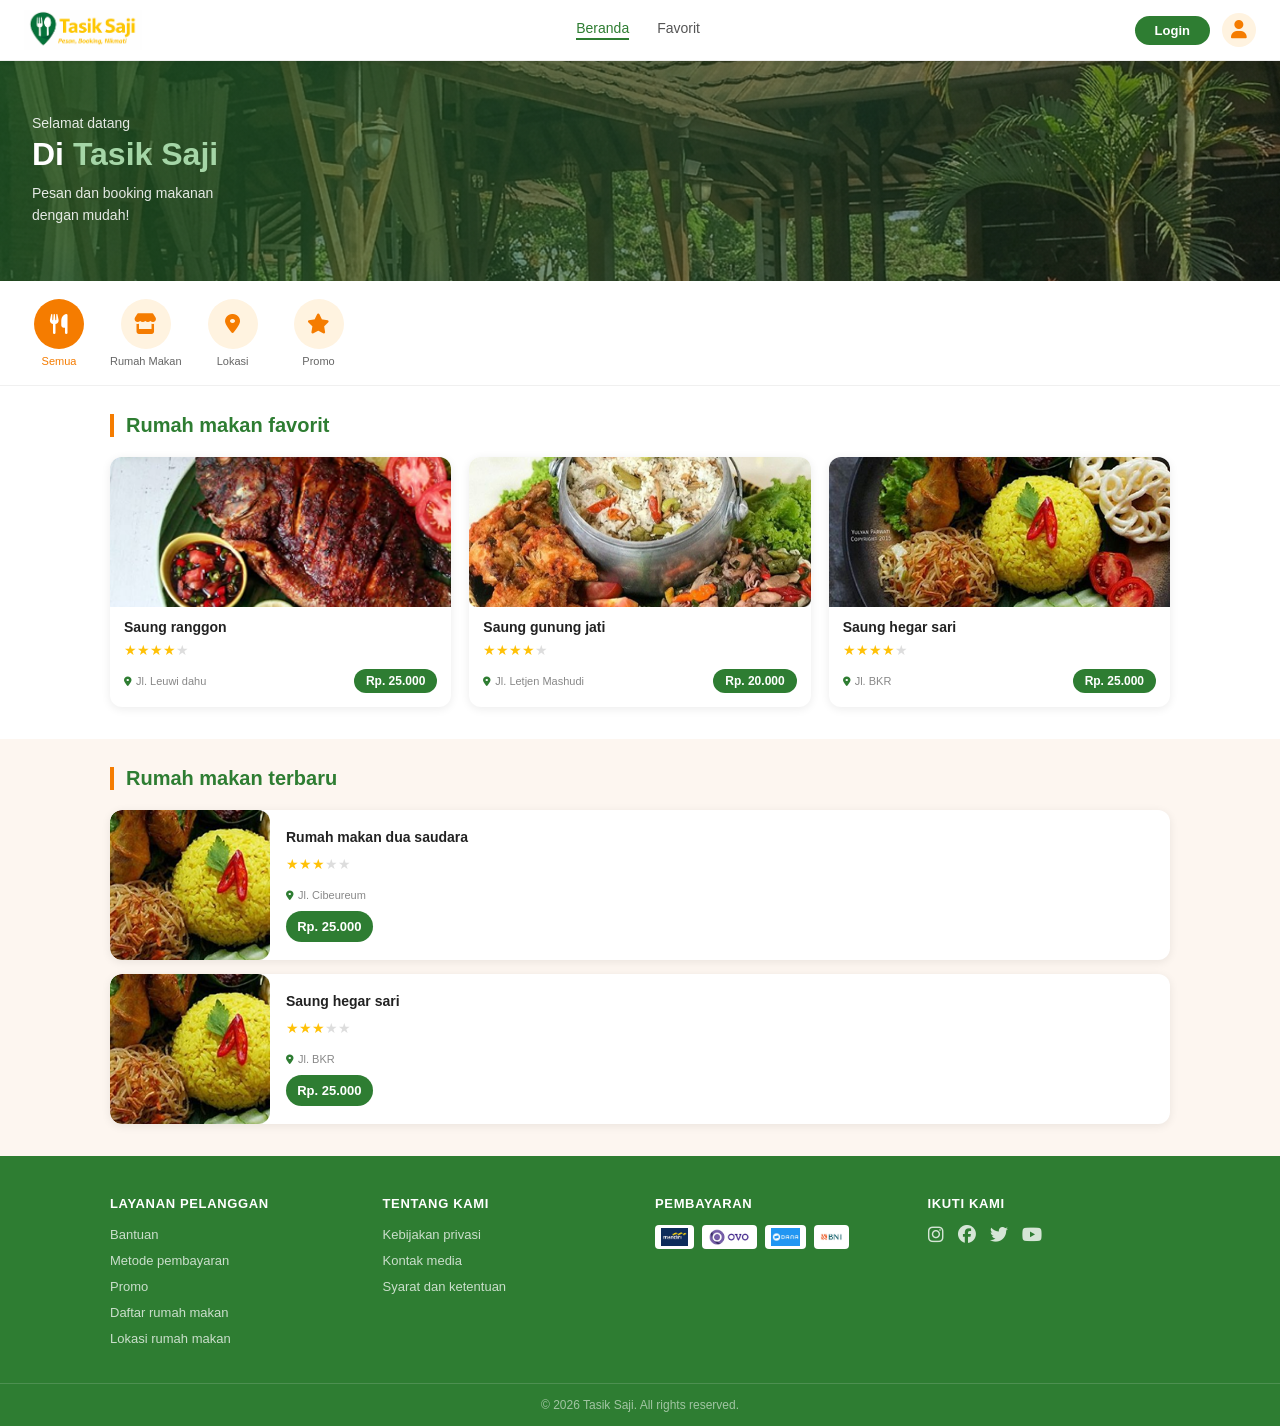
<file: index.html>
<!DOCTYPE html>
<html lang="id">
<head>
    <meta charset="UTF-8">
    <meta name="viewport" content="width=device-width, initial-scale=1.0">
    <title>Tasik Saji - Home</title>
    <link rel="stylesheet" href="https://cdnjs.cloudflare.com/ajax/libs/font-awesome/6.5.0/css/all.min.css">
    <link rel="stylesheet" href="style.css">
</head>
<body>

    <!-- Header -->
    <header class="header">
        <div class="logo">
            <img src="image/logo.png" alt="Tasik Saji Logo" class="logo-img">
        </div>

        <nav class="nav-menu">
            <a href="#" class="nav-link active">Beranda</a>
            <a href="#" class="nav-link">Favorit</a>
        </nav>

        <div class="header-right">
            <button class="login-btn">Login</button>
            <i class="fas fa-user user-icon"></i>
        </div>
    </header>

    <!-- Hero Section -->
    <section class="hero">
        <div class="hero-content">
            <p class="hero-welcome">Selamat datang</p>
            <h1>Di <span class="highlight">Tasik Saji</span></h1>
            <p class="hero-sub">Pesan dan booking makanan<br>dengan mudah!</p>
        </div>
    </section>

    <!--Kategori Icons -->
    <div class="icons-bar">
        <div class="icon-item active">
            <div class="icon-circle">
                <i class="fas fa-utensils"></i>
            </div>
            <span>Semua</span>
        </div>
        <div class="icon-item">
            <div class="icon-circle">
                <i class="fas fa-store"></i>
            </div>
            <span>Rumah Makan</span>
        </div>
        <div class="icon-item">
            <div class="icon-circle">
                <i class="fas fa-map-marker-alt"></i>
            </div>
            <span>Lokasi</span>
        </div>
        <div class="icon-item">
            <div class="icon-circle">
                <i class="fas fa-star"></i>
            </div>
            <span>Promo</span>
        </div>
    </div>

    <!-- Rumah Makan Favorit -->
    <section class="section">
        <div class="container">
            <h2 class="section-title">Rumah makan favorit</h2>
            <div class="food-grid">

                <div class="food-card">
                    <div class="card-img-wrap">
                        <img src="image/ikan bakar.png" alt="Saung ranggon">
                    </div>
                    <div class="food-info">
                        <div class="food-name">Saung ranggon</div>
                        <div class="rating">
                            <span class="stars">★★★★<span class="star-off">★</span></span>
                        </div>
                        <div class="card-bottom">
                            <span class="location-text"><i class="fas fa-map-marker-alt"></i> Jl. Leuwi dahu</span>
                            <span class="price-badge">Rp. 25.000</span>
                        </div>
                    </div>
                </div>

                <div class="food-card">
                    <div class="card-img-wrap">
                        <img src="image/liwet.png" alt="Saung gunung jati">
                    </div>
                    <div class="food-info">
                        <div class="food-name">Saung gunung jati</div>
                        <div class="rating">
                            <span class="stars">★★★★<span class="star-off">★</span></span>
                        </div>
                        <div class="card-bottom">
                            <span class="location-text"><i class="fas fa-map-marker-alt"></i> Jl. Letjen Mashudi</span>
                            <span class="price-badge">Rp. 20.000</span>
                        </div>
                    </div>
                </div>

                <div class="food-card">
                    <div class="card-img-wrap">
                        <img src="image/nasi kuning.png" alt="Saung hegar sari">
                    </div>
                    <div class="food-info">
                        <div class="food-name">Saung hegar sari</div>
                        <div class="rating">
                            <span class="stars">★★★★<span class="star-off">★</span></span>
                        </div>
                        <div class="card-bottom">
                            <span class="location-text"><i class="fas fa-map-marker-alt"></i> Jl. BKR</span>
                            <span class="price-badge">Rp. 25.000</span>
                        </div>
                    </div>
                </div>

            </div>
        </div>
    </section>

    <!-- Rumah Makan Terbaru -->
    <section class="section section-terbaru">
        <div class="container">
            <h2 class="section-title">Rumah makan terbaru</h2>
            <div class="list-grid">

                <div class="list-card">
                    <div class="list-img-wrap">
                        <img src="image/nasi kuning2.png" alt="Rumah makan dua saudara">
                    </div>
                    <div class="list-info">
                        <div class="food-name">Rumah makan dua saudara</div>
                        <div class="rating">
                            <span class="stars">★★★<span class="star-off">★★</span></span>
                        </div>
                        <p class="location-text"><i class="fas fa-map-marker-alt"></i> Jl. Cibeureum</p>
                        <span class="price-badge">Rp. 25.000</span>
                    </div>
                </div>

                <div class="list-card">
                    <div class="list-img-wrap">
                        <img src="image/nasi kuning2.png" alt="Saung hegar sari">
                    </div>
                    <div class="list-info">
                        <div class="food-name">Saung hegar sari</div>
                        <div class="rating">
                            <span class="stars">★★★<span class="star-off">★★</span></span>
                        </div>
                        <p class="location-text"><i class="fas fa-map-marker-alt"></i> Jl. BKR</p>
                        <span class="price-badge">Rp. 25.000</span>
                    </div>
                </div>

            </div>
        </div>
    </section>

    <!-- Footer -->
    <footer class="footer">
        <div class="container footer-grid">

            <div class="footer-col">
                <h4>Layanan pelanggan</h4>
                <ul>
                    <li><a href="#">Bantuan</a></li>
                    <li><a href="#">Metode pembayaran</a></li>
                    <li><a href="#">Promo</a></li>
                    <li><a href="#">Daftar rumah makan</a></li>
                    <li><a href="#">Lokasi rumah makan</a></li>
                </ul>
            </div>

            <div class="footer-col">
                <h4>Tentang Kami</h4>
                <ul>
                    <li><a href="#">Kebijakan privasi</a></li>
                    <li><a href="#">Kontak media</a></li>
                    <li><a href="#">Syarat dan ketentuan</a></li>
                </ul>
            </div>

            <div class="footer-col">
                <h4>Pembayaran</h4>
                <div class="payment-logos">
                    <img src="image/Mengenal Mandiri Upi, Solusi Pembayaran Terbaru Dan Tercepat Dari Bank Mandiri 1.png" alt="Mandiri">
                    <img src="image/ovo.png" alt="OVO">
                    <img src="image/dana.png" alt="Dana">
                    <img src="image/bni.png" alt="BNI">
                </div>
            </div>

            <div class="footer-col">
                <h4>Ikuti Kami</h4>
                <div class="social-links">
                    <a href="#"><i class="fab fa-instagram"></i></a>
                    <a href="#"><i class="fab fa-facebook"></i></a>
                    <a href="#"><i class="fab fa-twitter"></i></a>
                    <a href="#"><i class="fab fa-youtube"></i></a>
                </div>
            </div>

        </div>
        <div class="footer-bottom">
            &copy; 2026 Tasik Saji. All rights reserved.
        </div>
    </footer>

</body>
</html>
</file>
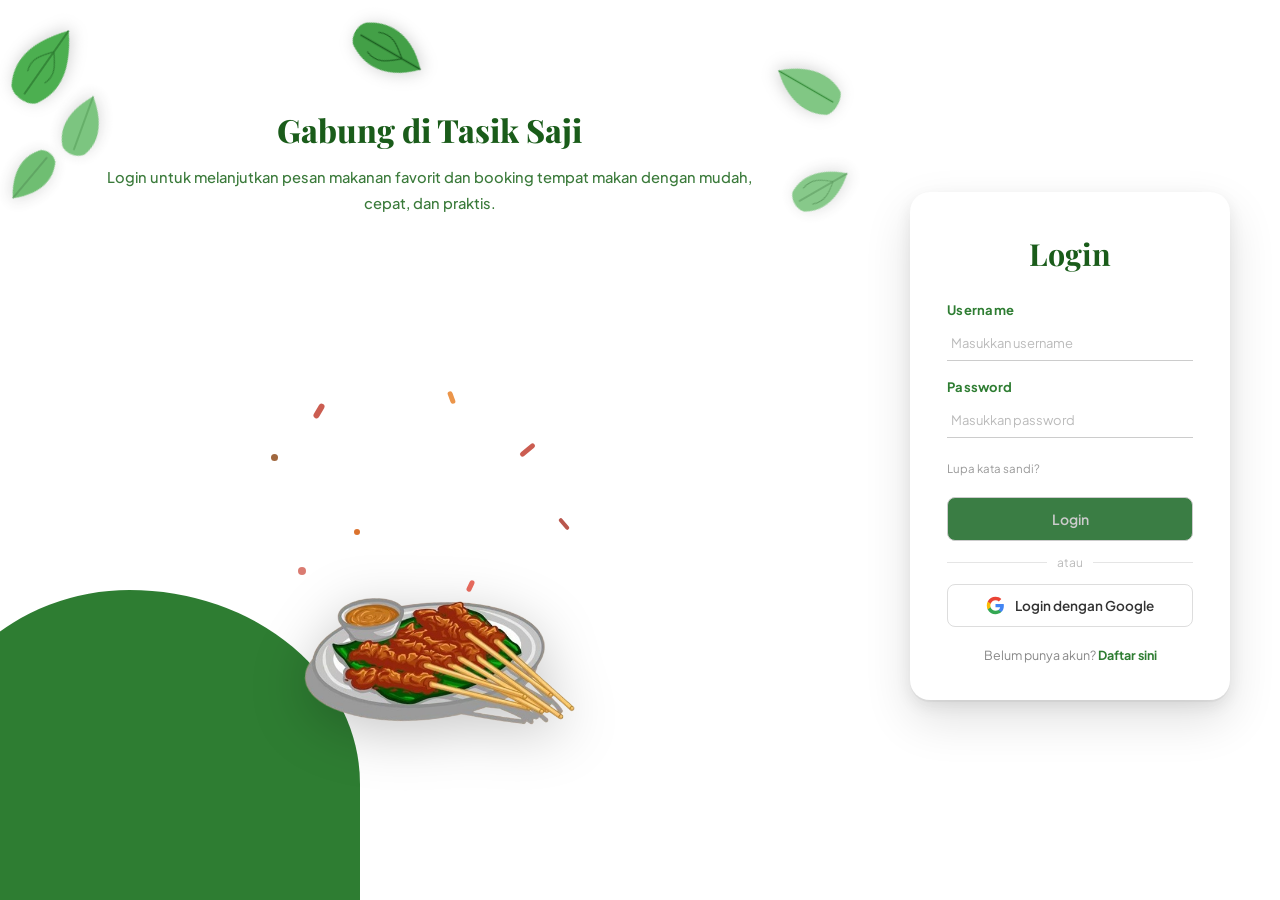
<file: login.html>
<!DOCTYPE html>
<html lang="id">
<head>
    <meta charset="UTF-8">
    <meta name="viewport" content="width=device-width, initial-scale=1.0">
    <title>Tasik Saji - Login</title>
    <link rel="stylesheet" href="https://cdnjs.cloudflare.com/ajax/libs/font-awesome/6.5.0/css/all.min.css">
    <link href="https://fonts.googleapis.com/css2?family=Playfair+Display:wght@700;800&family=Plus+Jakarta+Sans:wght@400;500;600;700&display=swap" rel="stylesheet">
    <link rel="stylesheet" href="login.css">
</head>
<body>

<div class="page-wrapper">

    <!--  LEFT PANEL  -->
    <div class="left-panel">

        <!-- Stripe background -->
        <div class="stripes"></div>

        <!-- DAUN DEKORASI (pure CSS + SVG inline) -->
        <svg class="leaf leaf-1" viewBox="0 0 60 90" xmlns="http://www.w3.org/2000/svg">
            <path d="M30 85 C10 60, 0 35, 15 10 C20 2, 40 2, 45 10 C60 35, 50 60, 30 85Z" fill="#4caf50"/>
            <path d="M30 85 C30 60, 30 35, 30 10" stroke="#2e7d32" stroke-width="1.5" fill="none"/>
            <path d="M30 60 C22 50, 15 42, 20 30" stroke="#2e7d32" stroke-width="1" fill="none"/>
            <path d="M30 60 C38 50, 45 42, 40 30" stroke="#2e7d32" stroke-width="1" fill="none"/>
        </svg>

        <svg class="leaf leaf-2" viewBox="0 0 50 75" xmlns="http://www.w3.org/2000/svg">
            <path d="M25 70 C8 50, 0 28, 12 8 C17 1, 33 1, 38 8 C50 28, 42 50, 25 70Z" fill="#66bb6a"/>
            <path d="M25 70 C25 50, 25 28, 25 8" stroke="#388e3c" stroke-width="1.2" fill="none"/>
        </svg>

        <svg class="leaf leaf-3" viewBox="0 0 55 80" xmlns="http://www.w3.org/2000/svg">
            <path d="M27 76 C5 55, 0 30, 14 8 C19 0, 36 0, 41 8 C55 30, 50 55, 27 76Z" fill="#43a047"/>
            <path d="M27 76 C27 55, 27 30, 27 8" stroke="#1b5e20" stroke-width="1.5" fill="none"/>
            <path d="M27 55 C18 44, 10 36, 16 22" stroke="#1b5e20" stroke-width="1" fill="none"/>
            <path d="M27 55 C36 44, 44 36, 38 22" stroke="#1b5e20" stroke-width="1" fill="none"/>
        </svg>

        <svg class="leaf leaf-4" viewBox="0 0 45 68" xmlns="http://www.w3.org/2000/svg">
            <path d="M22 64 C6 46, 0 25, 10 7 C14 1, 31 1, 35 7 C45 25, 39 46, 22 64Z" fill="#81c784"/>
            <path d="M22 64 C22 46, 22 25, 22 7" stroke="#388e3c" stroke-width="1.2" fill="none"/>
        </svg>

        <svg class="leaf leaf-5" viewBox="0 0 52 78" xmlns="http://www.w3.org/2000/svg">
            <path d="M26 74 C7 53, 0 29, 13 8 C18 0, 34 0, 39 8 C52 29, 45 53, 26 74Z" fill="#4caf50"/>
            <path d="M26 74 C26 53, 26 29, 26 8" stroke="#2e7d32" stroke-width="1.5" fill="none"/>
        </svg>

        <svg class="leaf leaf-6" viewBox="0 0 48 72" xmlns="http://www.w3.org/2000/svg">
            <path d="M24 68 C7 49, 0 26, 11 7 C16 0, 32 0, 37 7 C48 26, 41 49, 24 68Z" fill="#66bb6a"/>
            <path d="M24 68 C24 49, 24 26, 24 7" stroke="#2e7d32" stroke-width="1.2" fill="none"/>
            <path d="M24 50 C16 40, 9 32, 14 18" stroke="#2e7d32" stroke-width="1" fill="none"/>
            <path d="M24 50 C32 40, 39 32, 34 18" stroke="#2e7d32" stroke-width="1" fill="none"/>
        </svg>

        <div class="sprinkles-wrap">
            <span class="sp sp-a"></span>
            <span class="sp sp-b"></span>
            <span class="sp sp-c"></span>
            <span class="sp sp-d"></span>
            <span class="sp sp-e"></span>
            <span class="sp sp-f"></span>
            <span class="sp sp-g"></span>
            <span class="sp sp-h"></span>
        </div>

        <!-- Teks kiri -->
        <div class="left-content">
            <h1 class="brand-title">Gabung di Tasik Saji</h1>
            <p class="brand-desc">
                Login untuk melanjutkan pesan makanan favorit
                dan booking tempat makan dengan mudah, cepat,
                dan praktis.
            </p>
        </div>

        <div class="food-illustration">
            <img src="image/sate animasi.png" alt="Sate Tasik Saji" class="food-img">
        </div>

        <!-- Bukit hijau pojok kiri bawah -->
        <div class="green-hill"></div>

    </div>

    <!--  RIGHT PANEL  -->
    <div class="right-panel">
        <div class="login-box">

            <h2 class="login-title">Login</h2>

            <div class="form-group">
                <label for="username">Username</label>
                <input type="text" id="username" placeholder="Masukkan username">
            </div>

            <div class="form-group">
                <label for="password">Password</label>
                <input type="password" id="password" placeholder="Masukkan password">
            </div>

            <div class="forgot-row">
                <a href="#" class="forgot-link">Lupa kata sandi?</a>
            </div>

            <button class="btn-login">Login</button>

            <div class="divider"><span>atau</span></div>

            <button class="btn-google">
                <svg class="google-icon" viewBox="0 0 24 24" xmlns="http://www.w3.org/2000/svg">
                    <path d="M22.56 12.25c0-.78-.07-1.53-.2-2.25H12v4.26h5.92c-.26 1.37-1.04 2.53-2.21 3.31v2.77h3.57c2.08-1.92 3.28-4.74 3.28-8.09z" fill="#4285F4"/>
                    <path d="M12 23c2.97 0 5.46-.98 7.28-2.66l-3.57-2.77c-.98.66-2.23 1.06-3.71 1.06-2.86 0-5.29-1.93-6.16-4.53H2.18v2.84C3.99 20.53 7.7 23 12 23z" fill="#34A853"/>
                    <path d="M5.84 14.09c-.22-.66-.35-1.36-.35-2.09s.13-1.43.35-2.09V7.07H2.18C1.43 8.55 1 10.22 1 12s.43 3.45 1.18 4.93l3.66-2.84z" fill="#FBBC05"/>
                    <path d="M12 5.38c1.62 0 3.06.56 4.21 1.64l3.15-3.15C17.45 2.09 14.97 1 12 1 7.7 1 3.99 3.47 2.18 7.07l3.66 2.84c.87-2.6 3.3-4.53 6.16-4.53z" fill="#EA4335"/>
                </svg>
                Login dengan Google
            </button>

            <p class="register-row">
                Belum punya akun? <a href="#" class="register-link">Daftar sini</a>
            </p>

        </div>
    </div>

</div>

</body>
</html>
</file>
<file: style.css>
/* TASIK SAJI — style.css */

* {
    margin: 0;
    padding: 0;
    box-sizing: border-box;
}

body {
    font-family: 'Segoe UI', Arial, sans-serif;
    color: #222;
    background: #fff;
}

a {
    text-decoration: none;
    color: inherit;
}

img {
    display: block;
}

.container {
    max-width: 1100px;
    margin: 0 auto;
    padding: 0 20px;
}

/* HEADER */
.header {
    display: flex;
    align-items: center;
    justify-content: space-between;
    padding: 10px 24px;
    background: #fff;
    border-bottom: 1px solid #eee;
    position: sticky;
    top: 0;
    z-index: 100;
    box-shadow: 0 1px 4px rgba(0,0,0,0.07);
}

.logo-img {
    height: 40px;
    width: auto;
    object-fit: contain;
}

.nav-menu {
    display: flex;
    gap: 28px;
}

.nav-link {
    font-size: 14px;
    font-weight: 500;
    color: #555;
    padding-bottom: 2px;
    border-bottom: 2px solid transparent;
    transition: color 0.2s, border-color 0.2s;
}

.nav-link:hover,
.nav-link.active {
    color: #2e7d32;
    border-bottom-color: #2e7d32;
}

.header-right {
    display: flex;
    align-items: center;
    gap: 12px;
}

.login-btn {
    background: #2e7d32;
    color: #fff;
    border: none;
    padding: 7px 20px;
    border-radius: 20px;
    font-size: 13px;
    font-weight: 600;
    cursor: pointer;
    transition: background 0.2s;
}

.login-btn:hover {
    background: #388e3c;
}

.user-icon {
    font-size: 18px;
    color: #f57c00;
    background: #fff3e0;
    padding: 7px;
    border-radius: 50%;
    width: 34px;
    height: 34px;
    display: flex;
    align-items: center;
    justify-content: center;
}

/* HERO */
.hero {
    background: url('image/saung.png') center/cover no-repeat;
    background-color: #3a7d44;
    min-height: 220px;
    display: flex;
    align-items: center;
    padding: 40px 32px;
    position: relative;
    overflow: hidden;
}

/* Overlay  */
.hero::before {
    content: '';
    position: absolute;
    inset: 0;
    background: linear-gradient(120deg, rgba(30,90,35,0.72) 0%, rgba(0,0,0,0.30) 100%);
}

.hero-content {
    position: relative;
    z-index: 1;
    color: #fff;
}

.hero-welcome {
    font-size: 14px;
    opacity: 0.88;
    margin-bottom: 4px;
}

.hero-content h1 {
    font-size: 2rem;
    font-weight: 700;
    line-height: 1.2;
    margin-bottom: 8px;
}

.highlight {
    color: #a5d6a7;
}

.hero-sub {
    font-size: 14px;
    opacity: 0.88;
    line-height: 1.6;
}

/* ICONS kategori */
.icons-bar {
    display: flex;
    gap: 16px;
    padding: 18px 24px;
    background: #fff;
    border-bottom: 1px solid #f0f0f0;
    overflow-x: auto;
}

.icon-item {
    display: flex;
    flex-direction: column;
    align-items: center;
    gap: 6px;
    cursor: pointer;
    min-width: 70px;
}

.icon-item span {
    font-size: 11px;
    font-weight: 500;
    color: #666;
    text-align: center;
    white-space: nowrap;
}

.icon-circle {
    width: 50px;
    height: 50px;
    border-radius: 50%;
    background: #fff3e0;
    display: flex;
    align-items: center;
    justify-content: center;
    font-size: 20px;
    color: #f57c00;
    transition: background 0.2s, color 0.2s;
}

.icon-item.active .icon-circle,
.icon-item:hover .icon-circle {
    background: #f57c00;
    color: #fff;
}

.icon-item.active span,
.icon-item:hover span {
    color: #f57c00;
}

/* SECTION */
.section {
    padding: 28px 0 32px;
    background: #fff;
}

.section-terbaru {
    background: #fdf6f0;
}

.section-title {
    font-size: 1.25rem;
    font-weight: 700;
    color: #2e7d32;
    margin-bottom: 20px;
    padding-left: 12px;
    border-left: 4px solid #f57c00;
}

/* FOOD GRID fav */
.food-grid {
    display: grid;
    grid-template-columns: repeat(3, 1fr);
    gap: 18px;
}

.food-card {
    background: #fff;
    border-radius: 12px;
    overflow: hidden;
    box-shadow: 0 2px 10px rgba(0,0,0,0.08);
    transition: transform 0.2s, box-shadow 0.2s;
    cursor: pointer;
}

.food-card:hover {
    transform: translateY(-4px);
    box-shadow: 0 8px 24px rgba(0,0,0,0.13);
}

.card-img-wrap {
    width: 100%;
    height: 150px;
    overflow: hidden;
}

.card-img-wrap img {
    width: 100%;
    height: 100%;
    object-fit: cover;
    display: block;
    transition: transform 0.3s;
}

.food-card:hover .card-img-wrap img {
    transform: scale(1.05);
}

.food-info {
    padding: 12px 14px 14px;
}

.food-name {
    font-size: 14px;
    font-weight: 600;
    color: #222;
    margin-bottom: 6px;
}

.rating {
    margin-bottom: 10px;
}

.stars {
    color: #ffc107;
    font-size: 14px;
}

.star-off {
    color: #ddd;
}

.card-bottom {
    display: flex;
    align-items: center;
    justify-content: space-between;
    gap: 6px;
    flex-wrap: wrap;
}

.location-text {
    font-size: 11px;
    color: #888;
    display: flex;
    align-items: center;
    gap: 4px;
}

.location-text i {
    color: #2e7d32;
    font-size: 10px;
}

.price-badge {
    background: #2e7d32;
    color: #fff;
    font-size: 12px;
    font-weight: 700;
    padding: 5px 12px;
    border-radius: 20px;
    white-space: nowrap;
    display: inline-block;
}

.list-info .price-badge {
    display: block;
    width: 100%;
    text-align: center;
    padding: 7px 10px;
    font-size: 14px;
    border-radius: 20px;
}

.list-grid {
    display: flex;
    flex-direction: column;
    gap: 14px;
}

.list-card {
    display: flex;
    align-items: center;
    background: #fff;
    border-radius: 12px;
    overflow: hidden;
    box-shadow: 0 2px 10px rgba(0,0,0,0.08);
    cursor: pointer;
    transition: transform 0.2s, box-shadow 0.2s;
}

.list-card:hover {
    transform: translateY(-3px);
    box-shadow: 0 8px 24px rgba(0,0,0,0.13);
}

.list-img-wrap {
    width: 100px;
    min-width: 160px;
    height: 150px;
    overflow: hidden;
    border-radius: 12px;
    flex-shrink: 0;
}

.list-img-wrap img {
    width: 100%;
    height: 100%;
    object-fit: cover;
    display: block;
}

.list-info {
    padding: 12px 16px;
    display: flex;
    flex-direction: column;
    gap: 4px;
    flex: 1;
    min-width: 0;
}


.list-info .price-badge {
    display: inline-block;
    text-align: center;
    width: 10%;
    border-radius: 20px;
    padding: 8px 10px;
    font-size: 13px;
    margin-top: 4px;
}

.list-info .food-name {
    font-size: 14px;
    font-weight: 600;
}

.list-info .location-text {
    display: flex;
    align-items: center;
    gap: 4px;
    margin: 2px 0;
}

/* FOOTER */
.footer {
    background: #2e7d32;
    color: rgba(255,255,255,0.85);
    padding: 40px 0 0;
}

.footer-grid {
    display: grid;
    grid-template-columns: repeat(4, 1fr);
    gap: 30px;
    padding-bottom: 36px;
}

.footer-col h4 {
    color: #fff;
    font-size: 13px;
    font-weight: 700;
    text-transform: uppercase;
    letter-spacing: 0.05em;
    margin-bottom: 14px;
}

.footer-col ul {
    list-style: none;
    display: flex;
    flex-direction: column;
    gap: 8px;
}

.footer-col ul li a {
    font-size: 13px;
    color: rgba(255,255,255,0.75);
    transition: color 0.2s;
}

.footer-col ul li a:hover {
    color: #fff;
}

/* Logo pembayaran */
.payment-logos {
    display: flex;
    flex-wrap: wrap;
    gap: 8px;
}

.payment-logos img {
    height: 24px;
    width: auto;
    background: #fff;
    border-radius: 4px;
    padding: 3px 6px;
    object-fit: contain;
}

/* Sosial media */
.social-links {
    display: flex;
    gap: 14px;
}

.social-links a {
    color: rgba(255,255,255,0.80);
    font-size: 18px;
    transition: color 0.2s, transform 0.2s;
}

.social-links a:hover {
    color: #fff;
    transform: translateY(-2px);
}

.footer-bottom {
    border-top: 1px solid rgba(255,255,255,0.15);
    text-align: center;
    padding: 14px 24px;
    font-size: 12px;
    color: rgba(255,255,255,0.55);
}

/* RESPONSIVE */
@media (max-width: 900px) {
    .food-grid {
        grid-template-columns: repeat(2, 1fr);
    }
    .footer-grid {
        grid-template-columns: repeat(2, 1fr);
    }
}

@media (max-width: 600px) {
    .header {
        padding: 10px 14px;
    }
    .nav-menu {
        display: none;
    }
    .food-grid {
        grid-template-columns: 1fr;
    }
    .footer-grid {
        grid-template-columns: 1fr 1fr;
        gap: 20px;
    }
    .hero-content h1 {
        font-size: 1.5rem;
    }
}
</file>
<file: login.css>
/* TASIK SAJI — login.css */

*, *::before, *::after {
    margin: 0;
    padding: 0;
    box-sizing: border-box;
}

body {
    font-family: 'Plus Jakarta Sans', sans-serif;
    min-height: 100vh;
    background: #fff;
}

/* LAYOUT UTAMA */
.page-wrapper {
    display: flex;
    min-height: 100vh;
    width: 100%;
}


/*LEFT PANEL*/
.left-panel {
    position: relative;
    flex: 1;
    background: #fff;
    overflow: hidden;
    min-height: 100vh;
}


/* DAUN DEKORASI  */
.leaf {
    position: absolute;
    pointer-events: none;
    z-index: 3;
    filter: drop-shadow(0 3px 8px rgba(0,0,0,0.18));
}

/* Posisi & ukuran tiap daun */
.leaf-1 {
    width: 62px;
    top: 18px;
    left: 14px;
    transform: rotate(-145deg);
    animation: floatA 5s ease-in-out infinite alternate;
}
.leaf-2 {
    width: 46px;
    top: 90px;
    left: 60px;
    transform: rotate(200deg);
    animation: floatB 6.5s ease-in-out infinite alternate;
    opacity: 0.85;
}
.leaf-3 {
    width: 56px;
    top: 10px;
    left: 42%;
    transform: rotate(-60deg);
    animation: floatA 7s ease-in-out infinite alternate;
}
.leaf-4 {
    width: 50px;
    top: 50px;
    right: 28px;
    transform: rotate(120deg);
    animation: floatB 5.5s ease-in-out infinite alternate;
}
.leaf-5 {
    width: 42px;
    top: 145px;
    left: 10px;
    transform: rotate(40deg);
    animation: floatA 4.5s ease-in-out infinite alternate;
    opacity: 0.80;
}
.leaf-6 {
    width: 44px;
    top: 155px;
    right: 16px;
    transform: rotate(-120deg);
    animation: floatB 6s ease-in-out infinite alternate;
    opacity: 0.78;
}

@keyframes floatA {
    from { transform: translateY(0px)    rotate(-145deg); }
    to   { transform: translateY(-10px)  rotate(-135deg); }
}
@keyframes floatB {
    from { transform: translateY(0px)   rotate(200deg); }
    to   { transform: translateY(-9px)  rotate(210deg); }
}


/* SPRINKLE  */
.sprinkles-wrap {
    position: absolute;
    bottom: 30%;
    left: 28%;
    width: 44%;
    height: 28%;
    z-index: 4;
    pointer-events: none;
}

.sp {
    position: absolute;
    border-radius: 50px;
    opacity: 0.82;
}

.sp-a {
    width: 6px; height: 16px;
    background: #c0392b;
    top: 10%;  left: 20%;
    transform: rotate(30deg);
    border-radius: 4px;
    animation: spFloat 4s ease-in-out infinite alternate;
}
.sp-b {
    width: 5px; height: 13px;
    background: #e67e22;
    top: 5%;   left: 55%;
    transform: rotate(-20deg);
    border-radius: 4px;
    animation: spFloat 5s ease-in-out infinite alternate;
}
.sp-c {
    width: 7px; height: 7px;
    background: #8B4513;
    top: 30%;  left: 8%;
    border-radius: 50%;
    animation: spFloat 3.5s ease-in-out infinite alternate;
}
.sp-d {
    width: 5px; height: 18px;
    background: #c0392b;
    top: 25%;  left: 75%;
    transform: rotate(50deg);
    border-radius: 4px;
    animation: spFloat 6s ease-in-out infinite alternate;
}
.sp-e {
    width: 6px; height: 6px;
    background: #d35400;
    top: 60%;  left: 30%;
    border-radius: 50%;
    animation: spFloat 4.5s ease-in-out infinite alternate;
}
.sp-f {
    width: 4px; height: 14px;
    background: #a93226;
    top: 55%;  left: 85%;
    transform: rotate(-40deg);
    border-radius: 4px;
    animation: spFloat 5.5s ease-in-out infinite alternate;
}
.sp-g {
    width: 8px; height: 8px;
    background: #cb4335;
    top: 75%;  left: 15%;
    border-radius: 50%;
    animation: spFloat 3.8s ease-in-out infinite alternate;
    opacity: 0.70;
}
.sp-h {
    width: 5px; height: 12px;
    background: #e74c3c;
    top: 80%;  left: 60%;
    transform: rotate(25deg);
    border-radius: 4px;
    animation: spFloat 4.8s ease-in-out infinite alternate;
}

@keyframes spFloat {
    from { transform: translateY(0px)  rotate(30deg); }
    to   { transform: translateY(-7px) rotate(40deg); }
}


/* TEKS KIRI*/
.left-content {
    position: absolute;
    top: 110px;
    left: 50%;
    transform: translateX(-50%);
    width: 78%;
    text-align: center;
    z-index: 4;
}

.brand-title {
    font-family: 'Playfair Display', Georgia, serif;
    font-size: 2rem;
    font-weight: 800;
    color: #1a5c1a;
    line-height: 1.25;
    margin-bottom: 14px;
}

.brand-desc {
    font-size: 0.92rem;
    font-weight: 500;
    color: #3a7a3a;
    line-height: 1.8;
}


/* GAMBAR SATE */
.food-illustration {
    position: absolute;
    bottom: 88px;
    left: 50%;
    transform: translateX(-50%);
    z-index: 4;
    width: 68%;
    max-width: 320px;
    filter: drop-shadow(0 12px 28px rgba(0,0,0,0.22));
    animation: floatFood 4s ease-in-out infinite alternate;
}

.food-img {
    width: 100%;
    height: auto;
    display: block;
}

@keyframes floatFood {
    from { transform: translateX(-50%) translateY(0px); }
    to   { transform: translateX(-50%) translateY(-10px); }
}


/* BUKIT HIJAU */
.green-hill {
    position: absolute;
    bottom: -60px;
    left: -80px;
    width: 440px;
    height: 370px;
    background: #2e7d32;
    border-radius: 50% 55% 0 0 / 55% 55% 0 0;
    z-index: 2;
}


/* RIGHT PANEL */
.right-panel {
    width: 420px;
    min-width: 380px;
    background: rgba(255,255,255,0.72);
    backdrop-filter: blur(8px);
    display: flex;
    align-items: center;       
    justify-content: center;   
    padding: 48px 36px;
    position: relative;
    z-index: 5;
}


/* LOGIN BOX */
.login-box {
    width: 100%;
    max-width: 320px;
    display: flex;
    flex-direction: column;
    background: #ffffff;
    border-radius: 20px;
    padding: 40px 36px 36px;
 
    box-shadow:
        0 2px 0px  rgba(0,0,0,0.04),   
        0 6px 16px rgba(0,0,0,0.08),  
        0 20px 48px rgba(0,0,0,0.12),  
        inset 0 1px 0 rgba(255,255,255,0.9); 
 
    border: 1px solid rgba(255,255,255,0.85);
 
    transform: translateY(-4px);
    transition: box-shadow 0.3s, transform 0.3s;
}
 
.login-box:hover {
    box-shadow:
        0 2px 0px  rgba(0,0,0,0.04),
        0 10px 24px rgba(0,0,0,0.10),
        0 30px 60px rgba(0,0,0,0.15),
        inset 0 1px 0 rgba(255,255,255,0.9);
    transform: translateY(-7px);
}
 
.login-title {
    font-family: 'Playfair Display', Georgia, serif;
    font-size: 1.9rem;
    font-weight: 700;
    color: #1a5c1a;
    text-align: center;
    margin-bottom: 28px;
}

/* Form group */
.form-group {
    display: flex;
    flex-direction: column;
    gap: 6px;
    margin-bottom: 18px;
}

.form-group label {
    font-size: 13px;
    font-weight: 700;
    color: #2e7d32;
    letter-spacing: 0.02em;
}

.form-group input {
    border: none;
    border-bottom: 1.5px solid #ccc;
    padding: 9px 4px;
    font-size: 14px;
    font-family: 'Plus Jakarta Sans', sans-serif;
    color: #333;
    background: transparent;
    outline: none;
    transition: border-color 0.2s;
}

.form-group input::placeholder {
    color: #bbb;
    font-size: 13px;
}

.form-group input:focus {
    border-bottom-color: #2e7d32;
}

/* Lupa kata sandi */
.forgot-row {
    margin-bottom: 20px;
}

.forgot-link {
    font-size: 11.5px;
    color: #999;
    text-decoration: none;
    transition: color 0.2s;
}

.forgot-link:hover {
    color: #2e7d32;
    text-decoration: underline;
}

/* Tombol Login */
.btn-login {
    width: 100%;
    background: #3a7d44;
    color: #ccc;
    border: 1.5px solid #ccc;
    padding: 12px;
    border-radius: 8px;
    font-size: 14px;
    font-weight: 600;
    font-family: 'Plus Jakarta Sans', sans-serif;
    cursor: pointer;
    transition: background 0.2s, border-color 0.2s;
    margin-bottom: 14px;
}

.btn-login:hover {
    background: #f0f0f0;
    border-color: #aaa;
}

/* Divider */
.divider {
    display: flex;
    align-items: center;
    gap: 10px;
    color: #bbb;
    font-size: 12px;
    margin-bottom: 14px;
}

.divider::before,
.divider::after {
    content: '';
    flex: 1;
    height: 1px;
    background: #e5e5e5;
}

/* Tombol Google */
.btn-google {
    width: 100%;
    display: flex;
    align-items: center;
    justify-content: center;
    gap: 10px;
    background: #fff;
    color: #333;
    border: 1.5px solid #ddd;
    padding: 11px;
    border-radius: 8px;
    font-size: 13.5px;
    font-weight: 600;
    font-family: 'Plus Jakarta Sans', sans-serif;
    cursor: pointer;
    transition: background 0.2s, box-shadow 0.2s;
    margin-bottom: 20px;
}

.btn-google:hover {
    background: #f7f7f7;
    box-shadow: 0 2px 10px rgba(0,0,0,0.09);
}

.google-icon {
    width: 19px;
    height: 19px;
    flex-shrink: 0;
}

/* Daftar sini */
.register-row {
    text-align: center;
    font-size: 12.5px;
    color: #888;
}

.register-link {
    color: #2e7d32;
    font-weight: 700;
    text-decoration: none;
    transition: color 0.2s;
}

.register-link:hover {
    color: #1a5c1a;
    text-decoration: underline;
}


/* RESPONSIVE */
@media (max-width: 800px) {
    .page-wrapper { flex-direction: column; }
    .left-panel   { min-height: 380px; }
    .right-panel  { width: 100%; min-width: unset; }
    .food-illustration { width: 55%; bottom: 70px; }
    .brand-title  { font-size: 1.5rem; }
}
</file>
